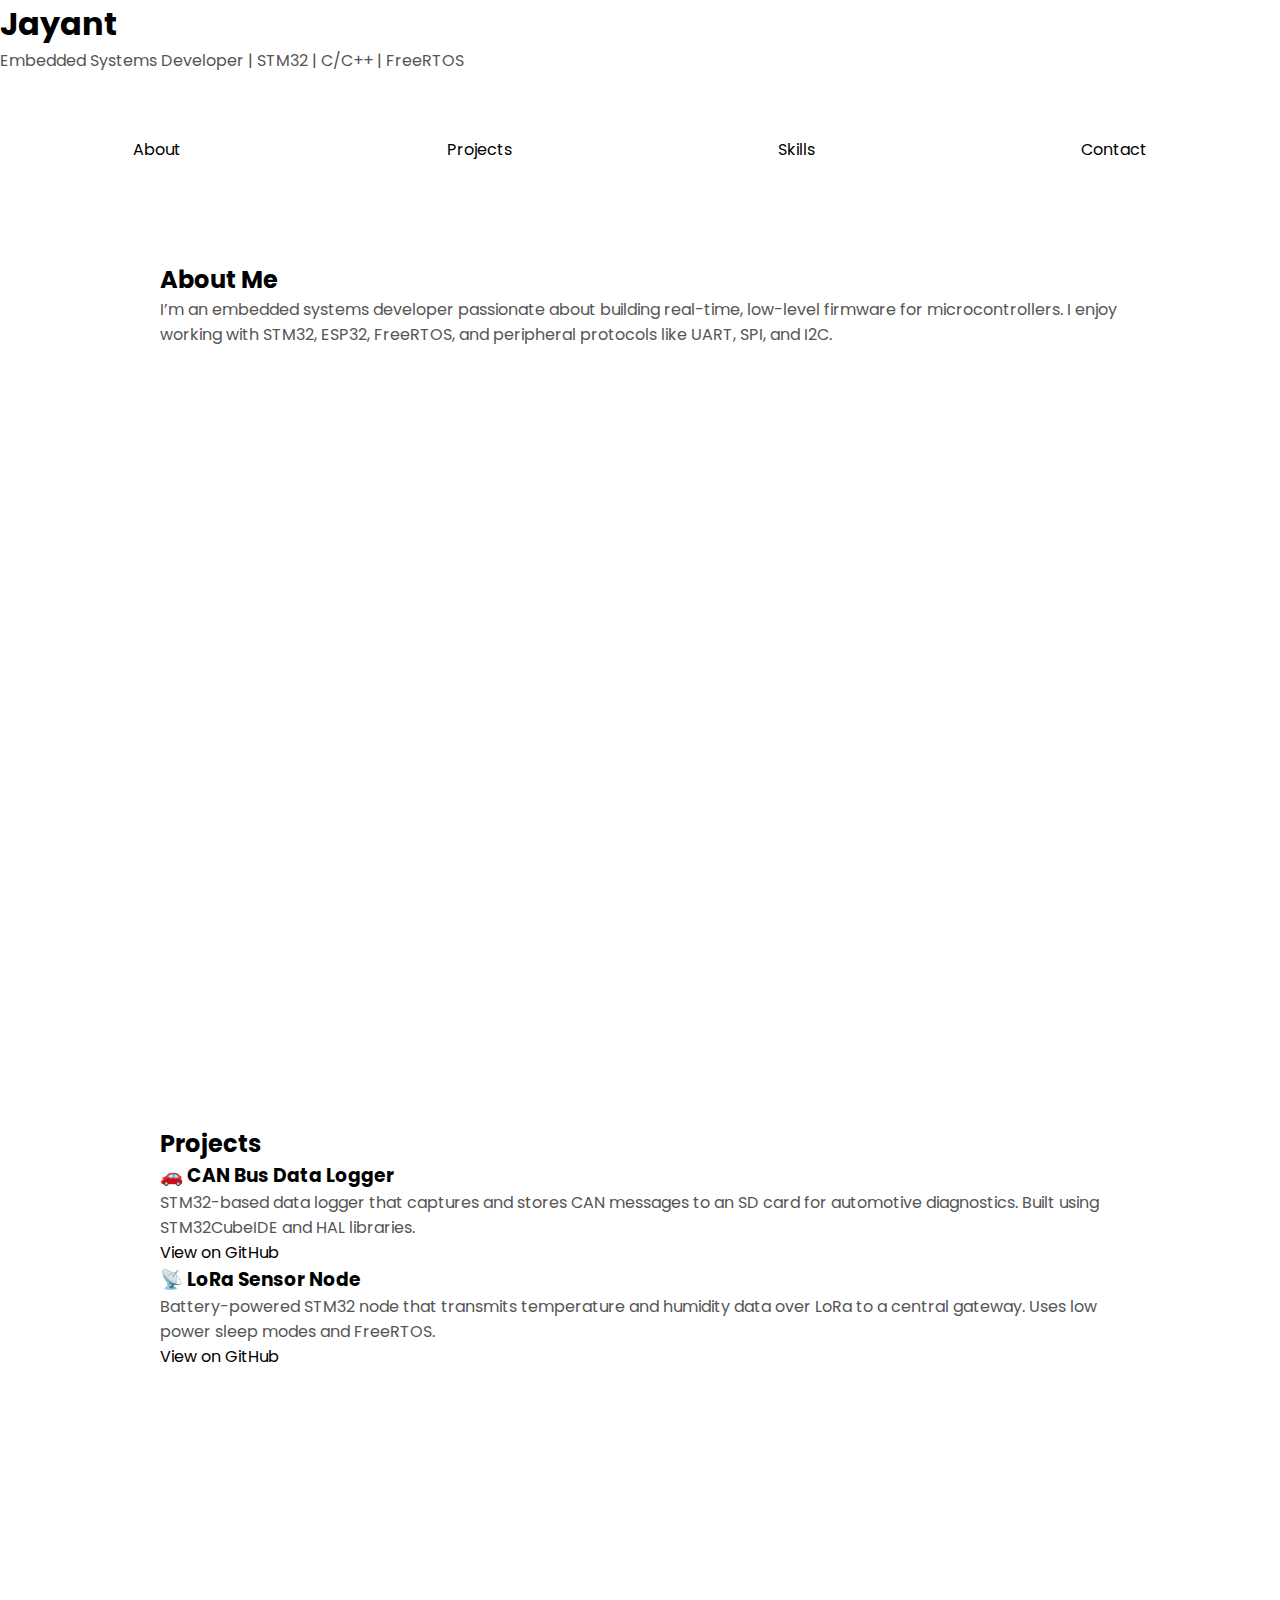
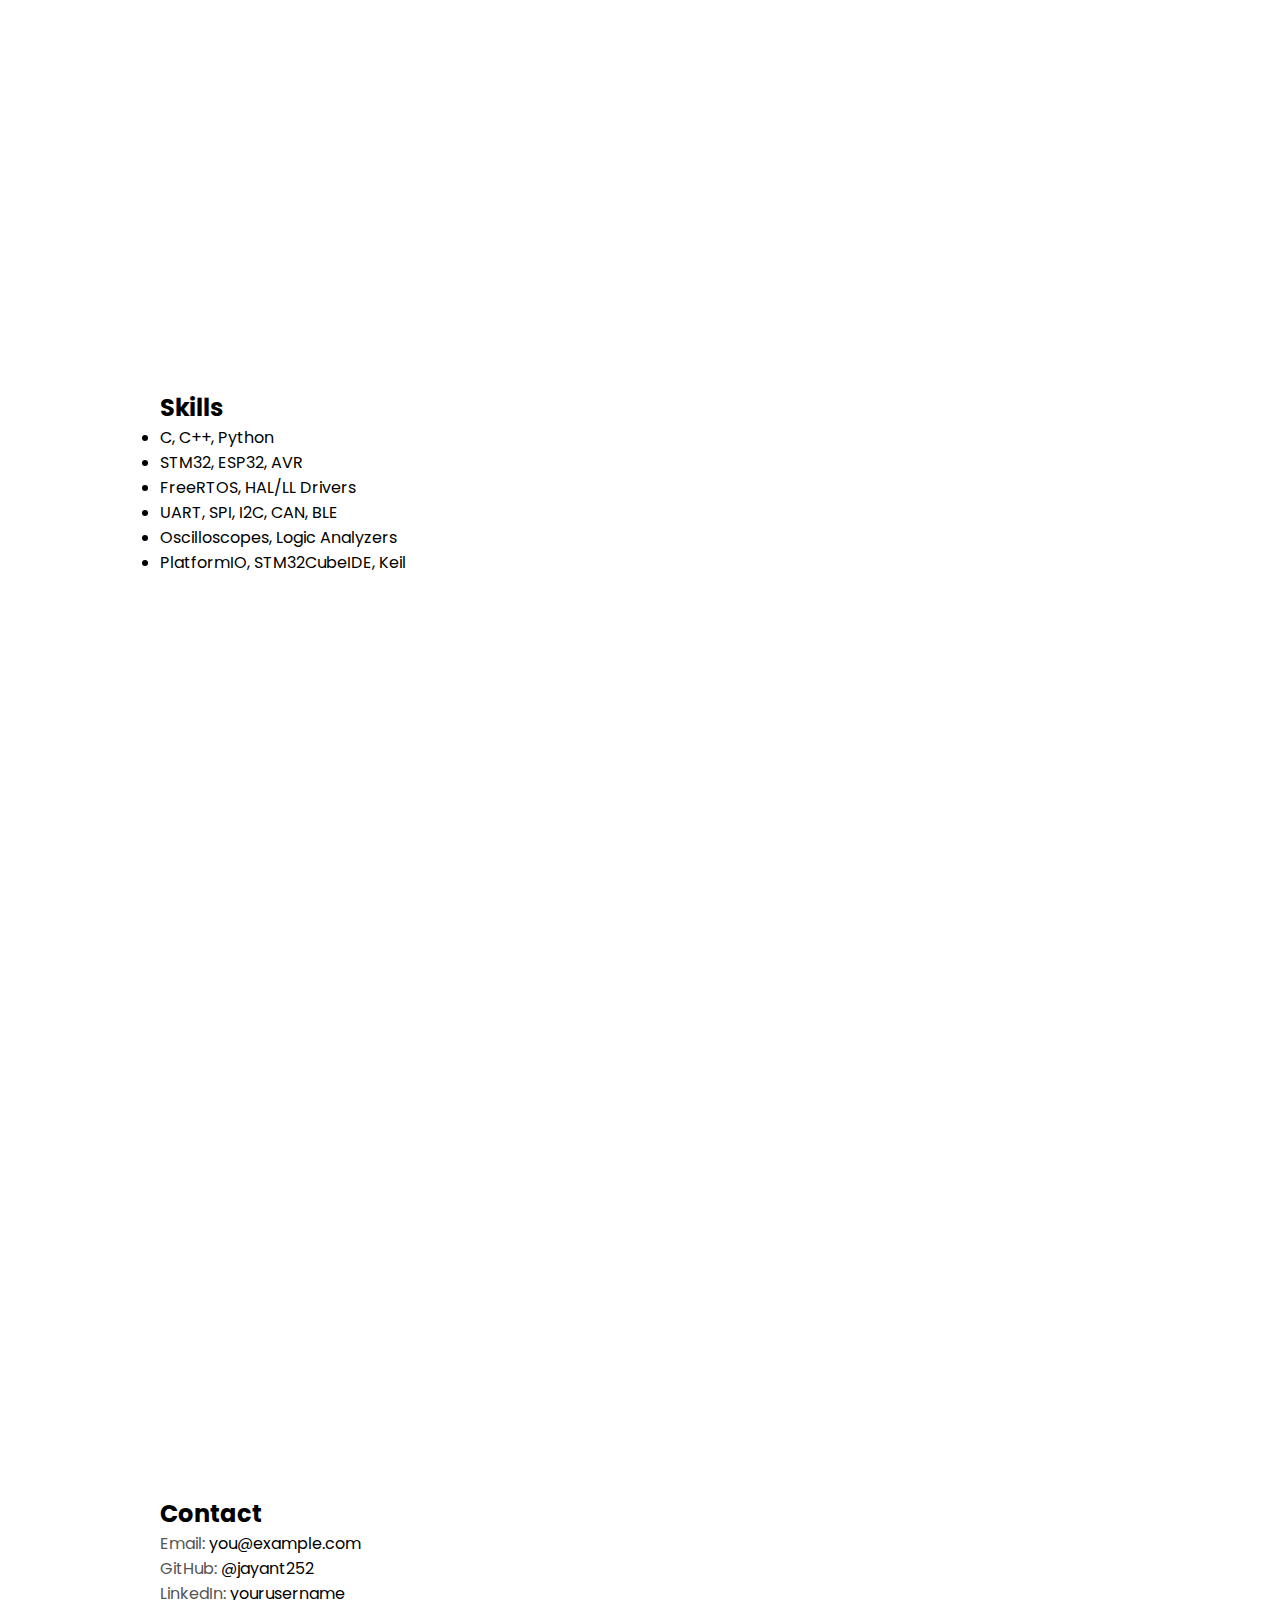
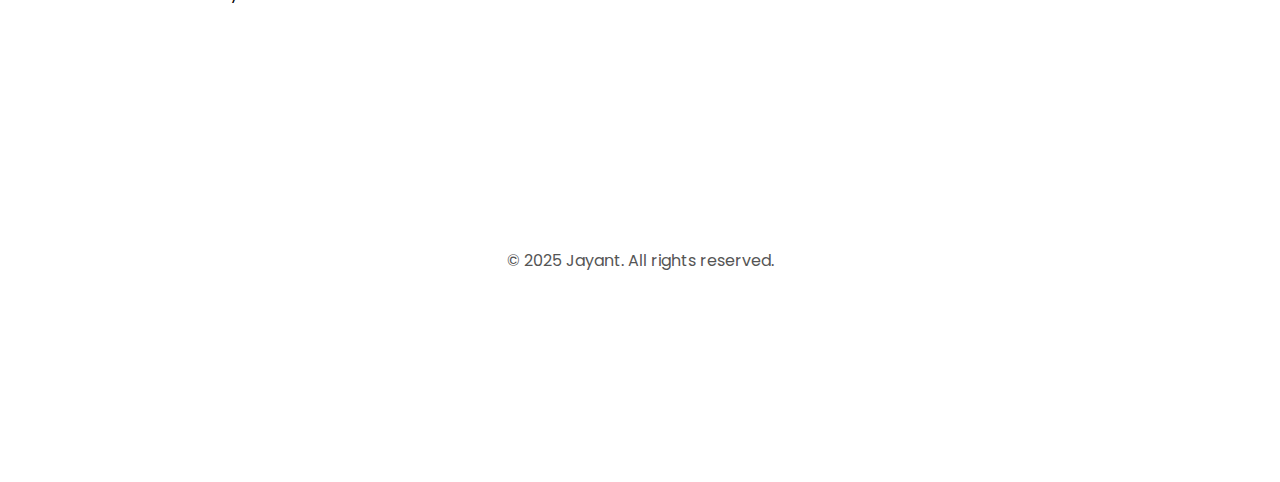
<file: INDEX.html>
<!DOCTYPE html>
<html lang="en">
<head>
  <meta charset="UTF-8" />
  <meta name="viewport" content="width=device-width, initial-scale=1.0" />
  <title>Jayant | Embedded Systems Developer</title>
  <link rel="stylesheet" href="style.css" />
  <link href="https://fonts.googleapis.com/css2?family=Inter:wght@400;700&display=swap" rel="stylesheet">
</head>
<body>
  <header>
    <div class="container">
      <h1>Jayant</h1>
      <p>Embedded Systems Developer | STM32 | C/C++ | FreeRTOS</p>
      <nav>
        <a href="#about">About</a>
        <a href="#projects">Projects</a>
        <a href="#skills">Skills</a>
        <a href="#contact">Contact</a>
      </nav>
    </div>
  </header>

  <main class="container">
    <section id="about">
      <h2>About Me</h2>
      <p>I’m an embedded systems developer passionate about building real-time, low-level firmware for microcontrollers. I enjoy working with STM32, ESP32, FreeRTOS, and peripheral protocols like UART, SPI, and I2C.</p>
    </section>

    <section id="projects">
      <h2>Projects</h2>

      <div class="project-card">
        <h3>🚗 CAN Bus Data Logger</h3>
        <p>STM32-based data logger that captures and stores CAN messages to an SD card for automotive diagnostics. Built using STM32CubeIDE and HAL libraries.</p>
        <a href="https://github.com/jayant252/can-logger" target="_blank">View on GitHub</a>
      </div>

      <div class="project-card">
        <h3>📡 LoRa Sensor Node</h3>
        <p>Battery-powered STM32 node that transmits temperature and humidity data over LoRa to a central gateway. Uses low power sleep modes and FreeRTOS.</p>
        <a href="https://github.com/jayant252/lora-sensor" target="_blank">View on GitHub</a>
      </div>

      <!-- Add more project cards as needed -->
    </section>

    <section id="skills">
      <h2>Skills</h2>
      <ul class="skills">
        <li>C, C++, Python</li>
        <li>STM32, ESP32, AVR</li>
        <li>FreeRTOS, HAL/LL Drivers</li>
        <li>UART, SPI, I2C, CAN, BLE</li>
        <li>Oscilloscopes, Logic Analyzers</li>
        <li>PlatformIO, STM32CubeIDE, Keil</li>
      </ul>
    </section>

    <section id="contact">
      <h2>Contact</h2>
      <p>Email: <a href="mailto:you@example.com">you@example.com</a></p>
      <p>GitHub: <a href="https://github.com/jayant252" target="_blank">@jayant252</a></p>
      <p>LinkedIn: <a href="https://linkedin.com/in/yourusername" target="_blank">yourusername</a></p>
    </section>
  </main>

  <footer>
    <p>© 2025 Jayant. All rights reserved.</p>
  </footer>
</body>
</html>
</file>
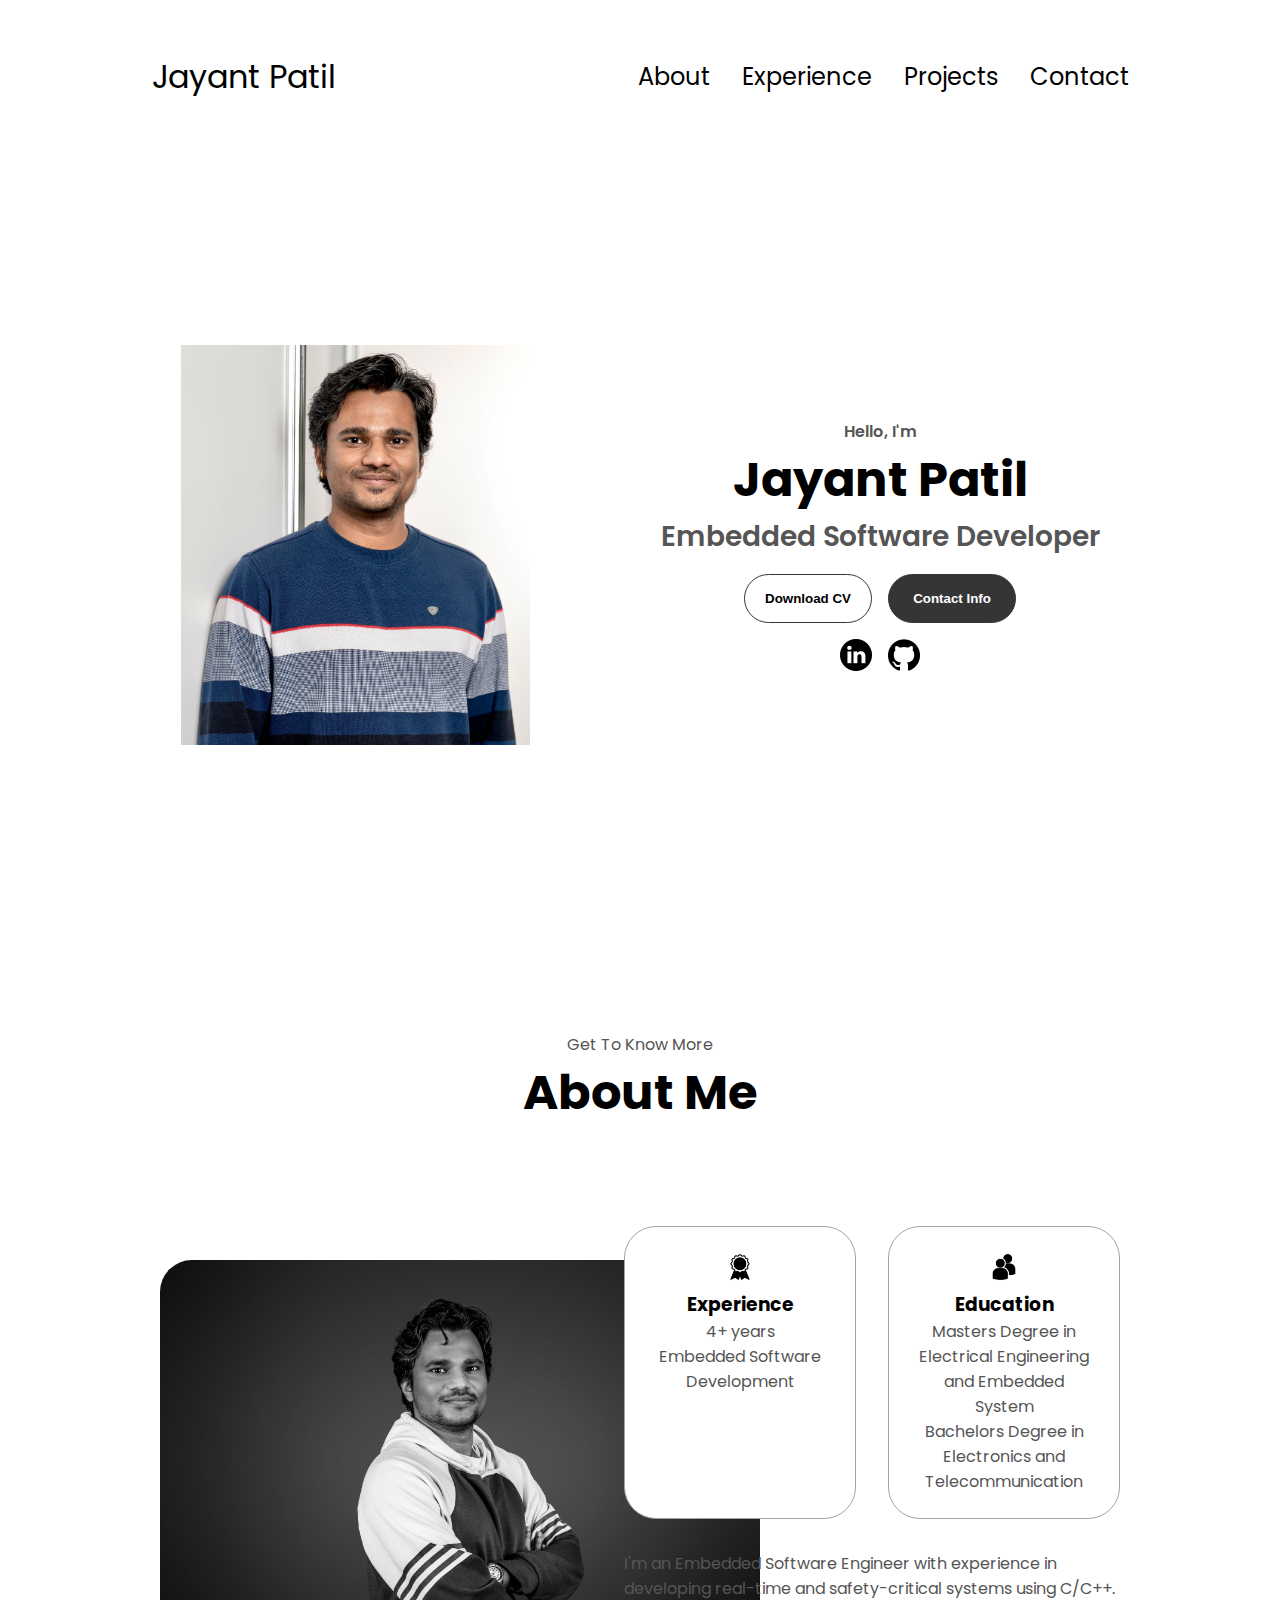
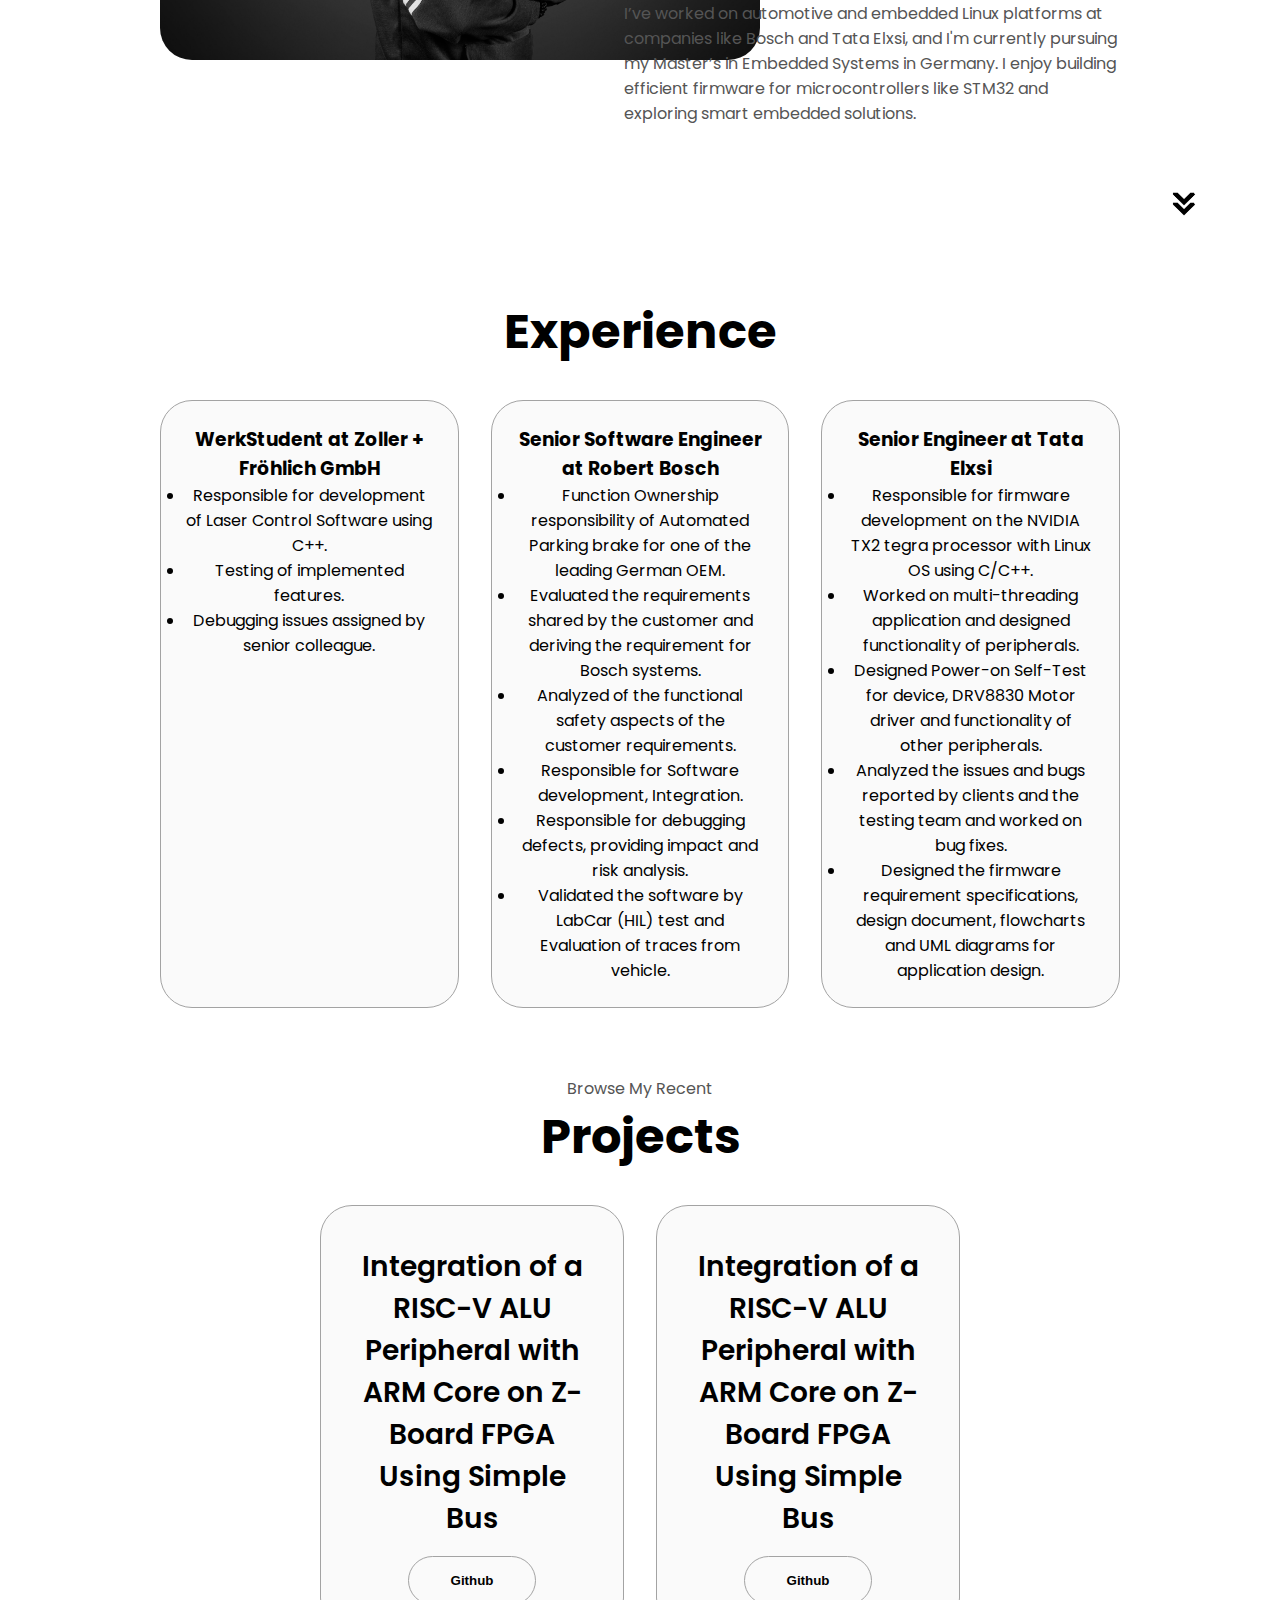
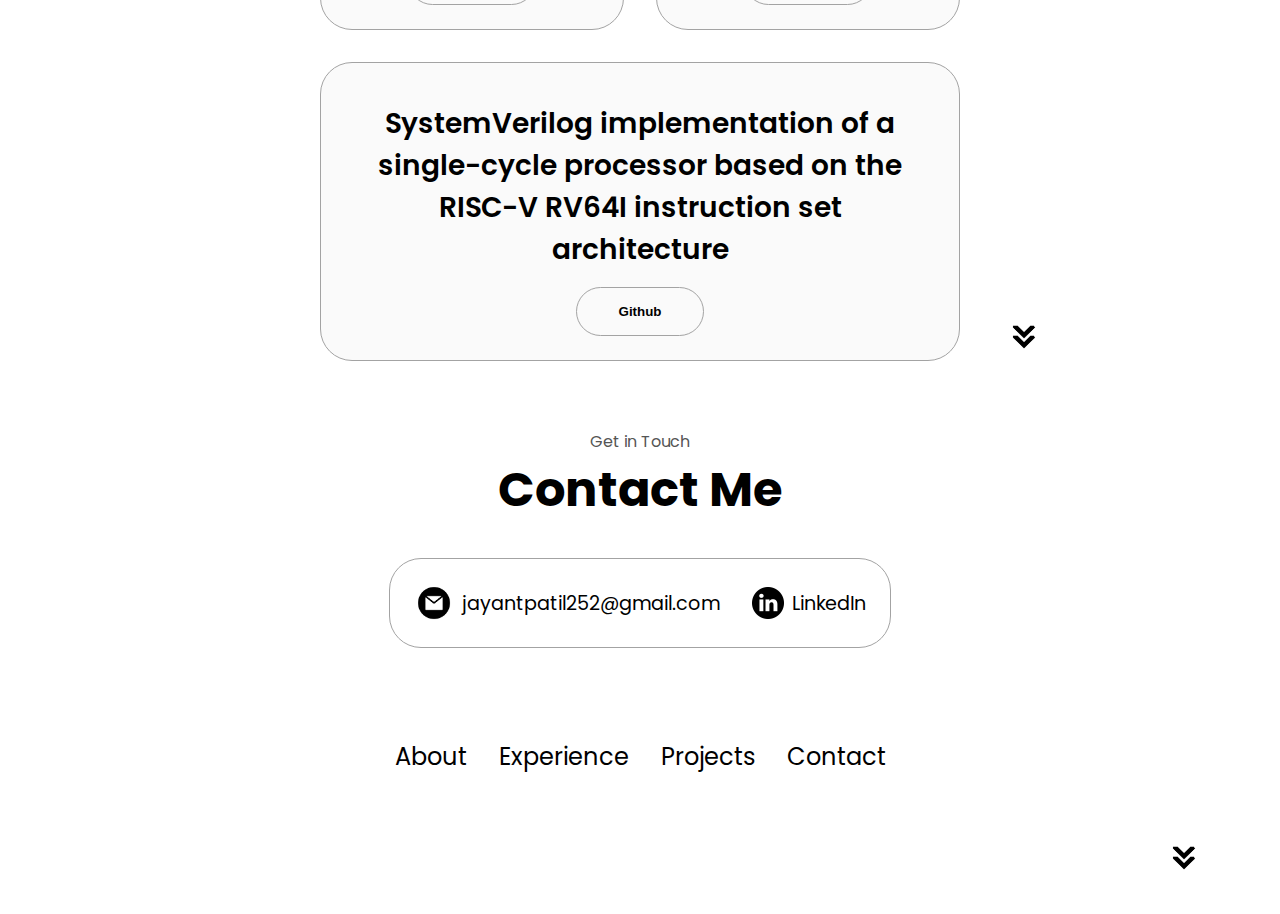
<file: index.html>
<!DOCTYPE html>
<html lang="en">
  <head>
    <meta charset="UTF-8" />
    <meta http-equiv="X-UA-Compatible" content="IE=edge" />
    <meta name="viewport" content="width=device-width, initial-scale=1.0" />
    <title>My Portfolio</title>
    <link rel="stylesheet" href="style.css" />
    <link rel="stylesheet" href="mediaqueries.css" />
  </head>
  <body>
    <nav id="desktop-nav">
      <div class="logo">Jayant Patil</div>
      <div>
        <ul class="nav-links">
          <li><a href="#about">About</a></li>
          <li><a href="#experience">Experience</a></li>
          <li><a href="#projects">Projects</a></li>
          <li><a href="#contact">Contact</a></li>
        </ul>
      </div>
    </nav>
    <nav id="hamburger-nav">
      <div class="logo">Jayant Patil</div>
      <div class="hamburger-menu">
        <div class="hamburger-icon" onclick="toggleMenu()">
          <span></span>
          <span></span>
          <span></span>
        </div>
        <div class="menu-links">
          <li><a href="#about" onclick="toggleMenu()">About</a></li>
          <li><a href="#experience" onclick="toggleMenu()">Experience</a></li>
          <li><a href="#projects" onclick="toggleMenu()">Projects</a></li>
          <li><a href="#contact" onclick="toggleMenu()">Contact</a></li>
        </div>
      </div>
    </nav>
    <section id="profile">
      <div class="section__pic-container">
        <img src="./assets/profile-pic.jpeg" alt="Jayant profile picture" />
      </div>
      <div class="section__text">
        <p class="section__text__p1">Hello, I'm</p>
        <h1 class="title">Jayant Patil</h1>
        <p class="section__text__p2">Embedded Software Developer</p>
        <div class="btn-container">
          <button
            class="btn btn-color-2"
            onclick="window.open('./assets/Jay_CV.pdf')"
          >
            Download CV
          </button>
          <button class="btn btn-color-1" onclick="location.href='./#contact'">
            Contact Info
          </button>
        </div>
        <div id="socials-container">
          <img
            src="./assets/linkedin.png"
            alt="My LinkedIn profile"
            class="icon"
            onclick="location.href='https://www.linkedin.com/in/jayant-patil252/'"
          />
          <img
            src="./assets/github.png"
            alt="My Github profile"
            class="icon"
            onclick="location.href='https://github.com/Jayant252'"
          />
        </div>
      </div>
    </section>
    <section id="about">
      <p class="section__text__p1">Get To Know More</p>
      <h1 class="title">About Me</h1>
      <div class="section-container">
        <div class="section__pic-container">
          <img
            src="./assets/about-pic.jpeg"
            alt="Profile picture"
            class="about-pic"
          />
        </div>
        <div class="about-details-container">
          <div class="about-containers">
            <div class="details-container">
              <img
                src="./assets/experience.png"
                alt="Experience icon"
                class="icon"
              />
              <h3>Experience</h3>
              <p>4+ years <br />Embedded Software Development</p>
            </div>
            <div class="details-container">
              <img
                src="./assets/education.png"
                alt="Education icon"
                class="icon"
              />
              <h3>Education</h3>
              <p> Masters Degree in Electrical Engineering and Embedded System <br />Bachelors Degree in Electronics and Telecommunication </p>
            </div>
          </div>
          <div class="text-container">
            <p>
              I'm an Embedded Software Engineer with experience in developing real-time and safety-critical systems using C/C++. 
              I’ve worked on automotive and embedded Linux platforms at companies like Bosch and Tata Elxsi, 
              and I'm currently pursuing my Master’s in Embedded Systems in Germany. 
              I enjoy building efficient firmware for microcontrollers like STM32 and exploring smart embedded solutions.
            </p>
          </div>
        </div>
      </div>
      <img
        src="./assets/arrow.png"
        alt="Arrow icon"
        class="icon arrow"
        onclick="location.href='./#experience'"
      />
</section>
    

<section id="experience">
      
      <h1 class="title">Experience</h1>
      <div class="experience-details-container">
        <div class="about-containers">
          <div class="details-container color-container">
            <div class="article-container">
              
            </div>
            
            <h3>WerkStudent at Zoller + Fröhlich GmbH</h3>
            <ul>
              <li>Responsible for development of Laser Control Software using C++.</li>
              <li>Testing of implemented features.</li>
              <li>Debugging issues assigned by senior colleague.</li>
            </ul>


          </div>
          <div class="details-container color-container">
            <div class="article-container">
              
            </div>
            <h3>Senior Software Engineer at Robert Bosch</h3>
            <ul>
              <li>Function Ownership responsibility of Automated Parking brake for one of the leading German OEM.</li>
              <li>Evaluated the requirements shared by the customer and deriving the requirement for Bosch systems.</li>
              <li>Analyzed of the functional safety aspects of the customer requirements.</li>
              <li>Responsible for Software development, Integration.</li>
              <li>Responsible for debugging defects, providing impact and risk analysis.</li>
              <li>Validated the software by LabCar (HIL) test and Evaluation of traces from vehicle.</li>
            </ul>
          </div>
          <div class="details-container color-container">
            <div class="article-container">
              
            </div>
            <h3>Senior Engineer at Tata Elxsi</h3>
            <ul>
              <li>Responsible for firmware development on the NVIDIA TX2 tegra processor with Linux OS using C/C++.</li>
              <li>Worked on multi-threading application and designed functionality of peripherals.</li>
              <li>Designed Power-on Self-Test for device, DRV8830 Motor driver and functionality of other peripherals.</li>
              <li>Analyzed the issues and bugs reported by clients and the testing team and worked on bug fixes.</li>
              <li>Designed the firmware requirement specifications, design document, flowcharts and UML diagrams for application design.</li>
            </ul> 
          </div>
        </div>
      </div>
      <img
        src="./assets/arrow.png"
        alt="Arrow icon"
        class="icon arrow"
        onclick="location.href='./#projects'"
      />
 
    
          
   
  
    <section id="projects">
      <p class="section__text__p1">Browse My Recent</p>
      <h1 class="title">Projects</h1>
      <div class="experience-details-container">
        <div class="about-containers">
          <div class="details-container color-container">
            <div class="article-container">
              
            </div>
            <h2 class="experience-sub-title project-title">Integration of a RISC-V ALU Peripheral with ARM Core on Z-Board FPGA Using Simple Bus</h2>
            <div class="btn-container">
              <button
                class="btn btn-color-2 project-btn"
                onclick="location.href='https://github.com/Jayant252/Computer-Architecture'"
              >
                Github
              </button>
              
            </div>
          </div>
          <div class="details-container color-container">
            <div class="article-container">
              
            </div>
            <h2 class="experience-sub-title project-title">
Integration of a RISC-V ALU Peripheral with ARM Core on Z-Board FPGA Using Simple Bus</h2>
            <div class="btn-container">
              <button
                class="btn btn-color-2 project-btn"
                onclick="location.href='https://github.com/Jayant252/Module-System-On-Chip-'"
              >
                Github
              </button>
              
            </div>
          </div>
          <div class="details-container color-container">
            <div class="article-container">
              
            </div>
            <h2 class="experience-sub-title project-title">SystemVerilog implementation of a single-cycle processor based on the RISC-V RV64I instruction set architecture</h2>
            <div class="btn-container">
              <button
                class="btn btn-color-2 project-btn"
                onclick="location.href='https://github.com/Jayant252/Computer-Architecture'"
              >
                Github
              </button>
              
            </div>
          </div>
        </div>
      </div>
      <img
        src="./assets/arrow.png"
        alt="Arrow icon"
        class="icon arrow"
        onclick="location.href='./#contact'"
      />
    </section>
    <section id="contact">
      <p class="section__text__p1">Get in Touch</p>
      <h1 class="title">Contact Me</h1>
      <div class="contact-info-upper-container">
        <div class="contact-info-container">
          <img
            src="./assets/email.png"
            alt="Email icon"
            class="icon contact-icon email-icon"
          />
          <p><a href="mailto:jayantpatil252@gmail.com">jayantpatil252@gmail.com</a></p>
        </div>
        <div class="contact-info-container">
          <img
            src="./assets/linkedin.png"
            alt="LinkedIn icon"
            class="icon contact-icon"
          />
          <p><a href="https://www.linkedin.com/in/jayant-patil252/">LinkedIn</a></p>
        </div>
      </div>
    </section>
    <footer>
      <nav>
        <div class="nav-links-container">
          <ul class="nav-links">
            <li><a href="#about">About</a></li>
            <li><a href="#experience">Experience</a></li>
            <li><a href="#projects">Projects</a></li>
            <li><a href="#contact">Contact</a></li>
          </ul>
        </div>
      </nav>
      
    </footer>
    <script src="script.js"></script>
  </body>
</html>
</file>
<file: style.css>
/* GENERAL */

@import url("https://fonts.googleapis.com/css2?family=Poppins:wght@300;400;500;600&display=swap");

* {
  margin: 0;
  padding: 0;
}

body {
  font-family: "Poppins", sans-serif;
}

html {
  scroll-behavior: smooth;
}

p {
  color: rgb(85, 85, 85);
}

/* TRANSITION */

a,
.btn {
  transition: all 300ms ease;
}

/* DESKTOP NAV */

nav,
.nav-links {
  display: flex;
}

nav {
  justify-content: space-around;
  align-items: center;
  height: 17vh;
}

.nav-links {
  gap: 2rem;
  list-style: none;
  font-size: 1.5rem;
}

a {
  color: black;
  text-decoration: none;
  text-decoration-color: white;
}

a:hover {
  color: grey;
  text-decoration: underline;
  text-underline-offset: 1rem;
  text-decoration-color: rgb(181, 181, 181);
}

.logo {
  font-size: 2rem;
}

.logo:hover {
  cursor: default;
}

/* HAMBURGER MENU */

#hamburger-nav {
  display: none;
}

.hamburger-menu {
  position: relative;
  display: inline-block;
}

.hamburger-icon {
  display: flex;
  flex-direction: column;
  justify-content: space-between;
  height: 24px;
  width: 30px;
  cursor: pointer;
}

.hamburger-icon span {
  width: 100%;
  height: 2px;
  background-color: black;
  transition: all 0.3 ease-in-out;
}

.menu-links {
  position: absolute;
  top: 100%;
  right: 0;
  background-color: white;
  width: fit-content;
  max-height: 0;
  overflow: hidden;
  transition: all 0.3 ease-in-out;
}

.menu-links a {
  display: block;
  padding: 10px;
  text-align: center;
  font-size: 1.5rem;
  color: black;
  text-decoration: none;
  transition: all 0.3 ease-in-out;
}

.menu-links li {
  list-style: none;
}

.menu-links.open {
  max-height: 300px;
}

.hamburger-icon.open span:first-child {
  transform: rotate(45deg) translate(10px, 5px);
}

.hamburger-icon.open span:nth-child(2) {
  opacity: 0;
}

.hamburger-icon.open span:last-child {
  transform: rotate(-45deg) translate(10px, -5px);
}

.hamburger-icon span:first-child {
  transform: none;
}

.hamburger-icon span:first-child {
  opacity: 1;
}

.hamburger-icon span:first-child {
  transform: none;
}

/* SECTIONS */

section {
  padding-top: 4vh;
  height: 96vh;
  margin: 0 10rem;
  box-sizing: border-box;
  min-height: fit-content;
}

.section-container {
  display: flex;
}

/* PROFILE SECTION */

#profile {
  display: flex;
  justify-content: center;
  gap: 5rem;
  height: 80vh;
}

.section__pic-container {
  display: flex;
  height: 400px;
  width: 400px;
  margin: auto 0;
}

.section__text {
  align-self: center;
  text-align: center;
}

.section__text p {
  font-weight: 600;
}

.section__text__p1 {
  text-align: center;
}

.section__text__p2 {
  font-size: 1.75rem;
  margin-bottom: 1rem;
}

.title {
  font-size: 3rem;
  text-align: center;
}

#socials-container {
  display: flex;
  justify-content: center;
  margin-top: 1rem;
  gap: 1rem;
}

/* ICONS */

.icon {
  cursor: pointer;
  height: 2rem;
}

/* BUTTONS */

.btn-container {
  display: flex;
  justify-content: center;
  gap: 1rem;
}

.btn {
  font-weight: 600;
  transition: all 300ms ease;
  padding: 1rem;
  width: 8rem;
  border-radius: 2rem;
}

.btn-color-1,
.btn-color-2 {
  border: rgb(53, 53, 53) 0.1rem solid;
}

.btn-color-1:hover,
.btn-color-2:hover {
  cursor: pointer;
}

.btn-color-1,
.btn-color-2:hover {
  background: rgb(53, 53, 53);
  color: white;
}

.btn-color-1:hover {
  background: rgb(0, 0, 0);
}

.btn-color-2 {
  background: none;
}

.btn-color-2:hover {
  border: rgb(255, 255, 255) 0.1rem solid;
}

.btn-container {
  gap: 1rem;
}

/* ABOUT SECTION */

#about {
  position: relative;
}

.about-containers {
  gap: 2rem;
  margin-bottom: 2rem;
  margin-top: 2rem;
}

.about-details-container {
  justify-content: center;
  flex-direction: column;
}

.about-containers,
.about-details-container {
  display: flex;
}

.about-pic {
  border-radius: 2rem;
}

.arrow {
  position: absolute;
  right: -5rem;
  bottom: 2.5rem;
}

.details-container {
  padding: 1.5rem;
  flex: 1;
  background: white;
  border-radius: 2rem;
  border: rgb(53, 53, 53) 0.1rem solid;
  border-color: rgb(163, 163, 163);
  text-align: center;
}

.section-container {
  gap: 4rem;
  height: 80%;
}

.section__pic-container {
  height: 400px;
  width: 400px;
  margin: auto 0;
}

/* EXPERIENCE SECTION */

#experience {
  position: relative;
}

.experience-sub-title {
  color: rgb(85, 85, 85);
  font-weight: 600;
  font-size: 1.75rem;
  margin-bottom: 2rem;
}

.experience-details-container {
  display: flex;
  justify-content: center;
  flex-direction: column;
}

.article-container {
  display: flex;
  text-align: initial;
  flex-wrap: wrap;
  flex-direction: row;
  gap: 2.5rem;
  justify-content: space-around;
}

article {
  display: flex;
  width: 10rem;
  justify-content: space-around;
  gap: 0.5rem;
}

article .icon {
  cursor: default;
}

/* PROJECTS SECTION */

#projects {
  position: relative;
}

.color-container {
  border-color: rgb(163, 163, 163);
  background: rgb(250, 250, 250);
}

.project-img {
  border-radius: 2rem;
  width: 90%;
  height: 90%;
}

.project-title {
  margin: 1rem;
  color: black;
}

.project-btn {
  color: black;
  border-color: rgb(163, 163, 163);
}

/* CONTACT */

#contact {
  display: flex;
  justify-content: center;
  flex-direction: column;
  height: 70vh;
}

.contact-info-upper-container {
  display: flex;
  justify-content: center;
  border-radius: 2rem;
  border: rgb(53, 53, 53) 0.1rem solid;
  border-color: rgb(163, 163, 163);
  background: (250, 250, 250);
  margin: 2rem auto;
  padding: 0.5rem;
}

.contact-info-container {
  display: flex;
  align-items: center;
  justify-content: center;
  gap: 0.5rem;
  margin: 1rem;
}

.contact-info-container p {
  font-size: larger;
}

.contact-icon {
  cursor: default;
}

.email-icon {
  height: 2.5rem;
}

/* FOOTER SECTION */

footer {
  height: 26vh;
  margin: 0 1rem;
}

footer p {
  text-align: center;
}
</file>
<file: mediaqueries.css>
@media screen and (max-width: 1400px) {
  #profile {
    height: 83vh;
    margin-bottom: 6rem;
  }
  .about-containers {
    flex-wrap: wrap;
  }
  #contact,
  #projects {
    height: fit-content;
  }
}

@media screen and (max-width: 1200px) {
  #desktop-nav {
    display: none;
  }
  #hamburger-nav {
    display: flex;
  }
  #experience,
  .experience-details-container {
    margin-top: 2rem;
  }
  #profile,
  .section-container {
    display: block;
  }
  .arrow {
    display: none;
  }
  section,
  .section-container {
    height: fit-content;
  }
  section {
    margin: 0 5%;
  }
  .section__pic-container {
    width: 275px;
    height: 275px;
    margin: 0 auto 2rem;
  }
  .about-containers {
    margin-top: 0;
  }
}

@media screen and (max-width: 600px) {
  #contact,
  footer {
    height: 40vh;
  }
  #profile {
    height: 83vh;
    margin-bottom: 0;
  }
  article {
    font-size: 1rem;
  }
  footer nav {
    height: fit-content;
    margin-bottom: 2rem;
  }
  .about-containers,
  .contact-info-upper-container,
  .btn-container {
    flex-wrap: wrap;
  }
  .contact-info-container {
    margin: 0;
  }
  .contact-info-container p,
  .nav-links li a {
    font-size: 1rem;
  }
  .experience-sub-title {
    font-size: 1.25rem;
  }
  .logo {
    font-size: 1.5rem;
  }
  .nav-links {
    flex-direction: column;
    gap: 0.5rem;
    text-align: center;
  }
  .section__pic-container {
    width: auto;
    height: 46vw;
    justify-content: center;
  }
  .section__text__p2 {
    font-size: 1.25rem;
  }
  .title {
    font-size: 2rem;
  }
  .text-container {
    text-align: justify;
  }
}
</file>
